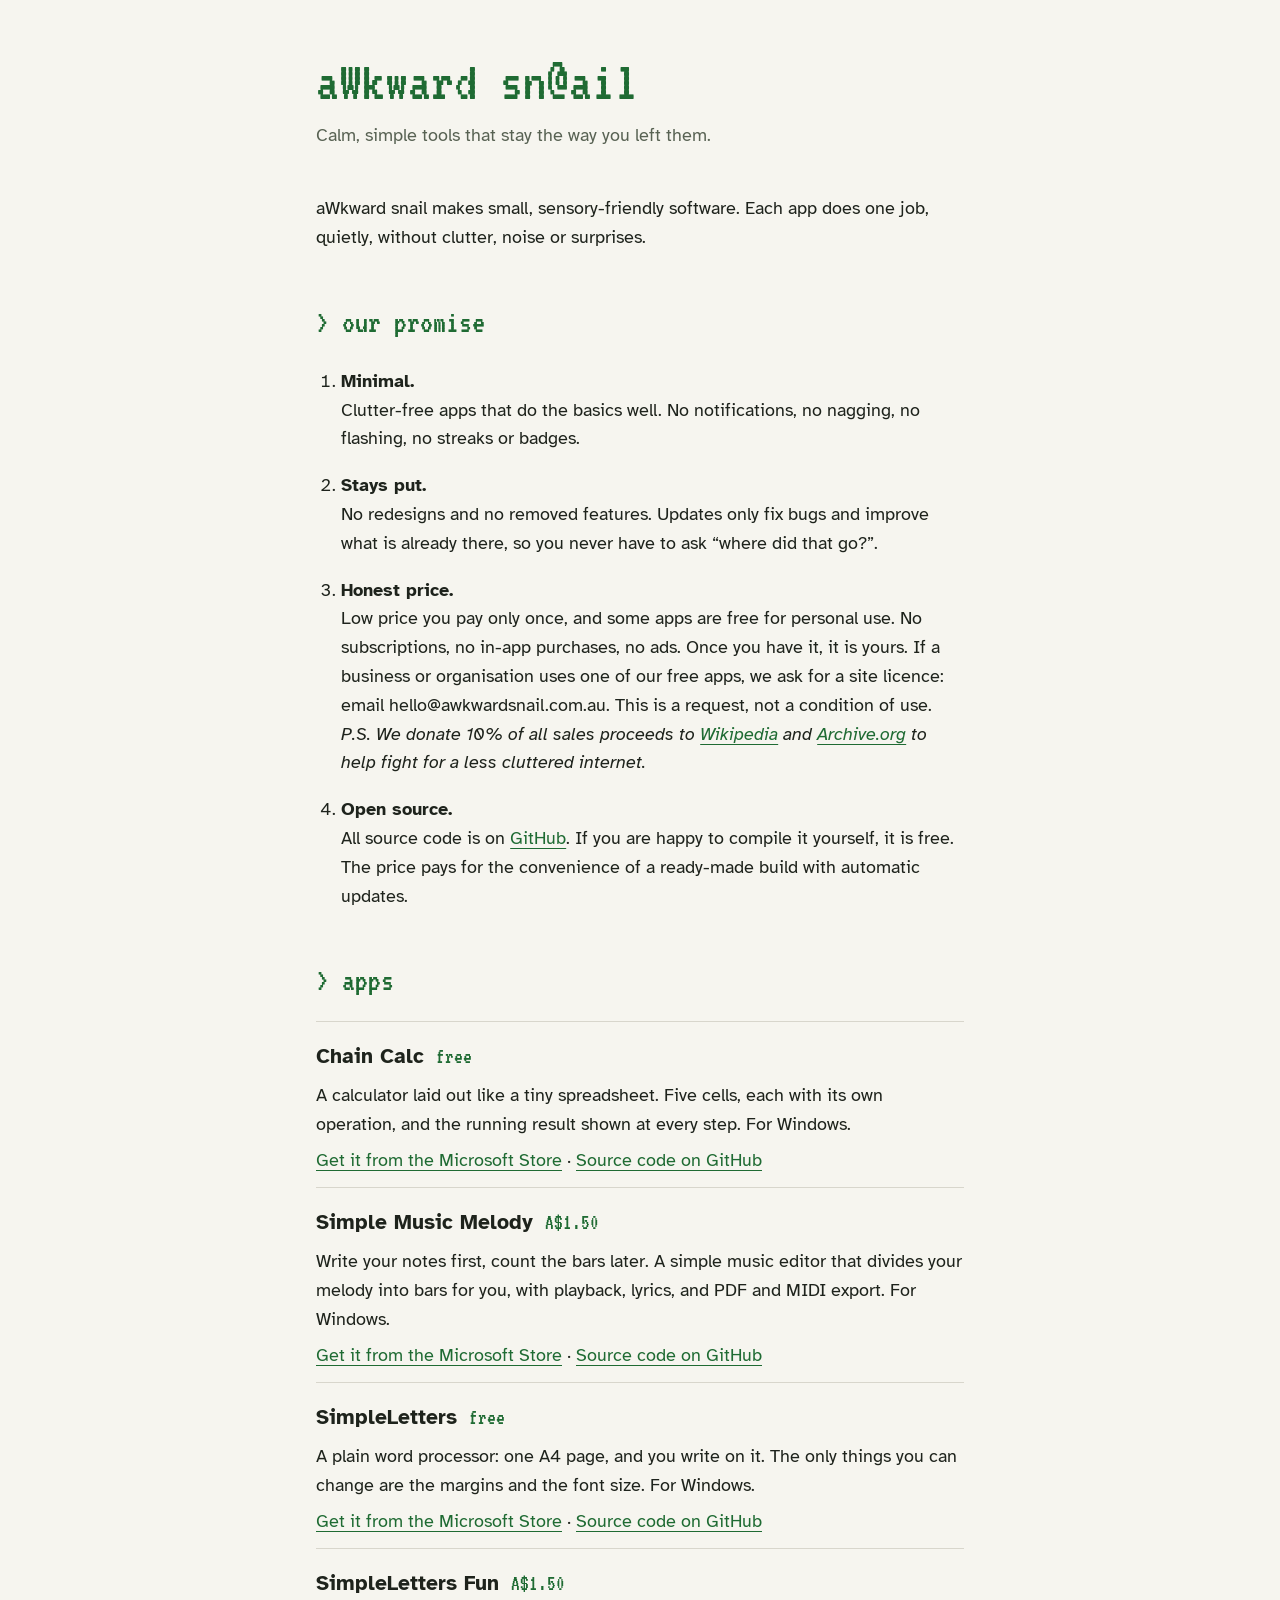
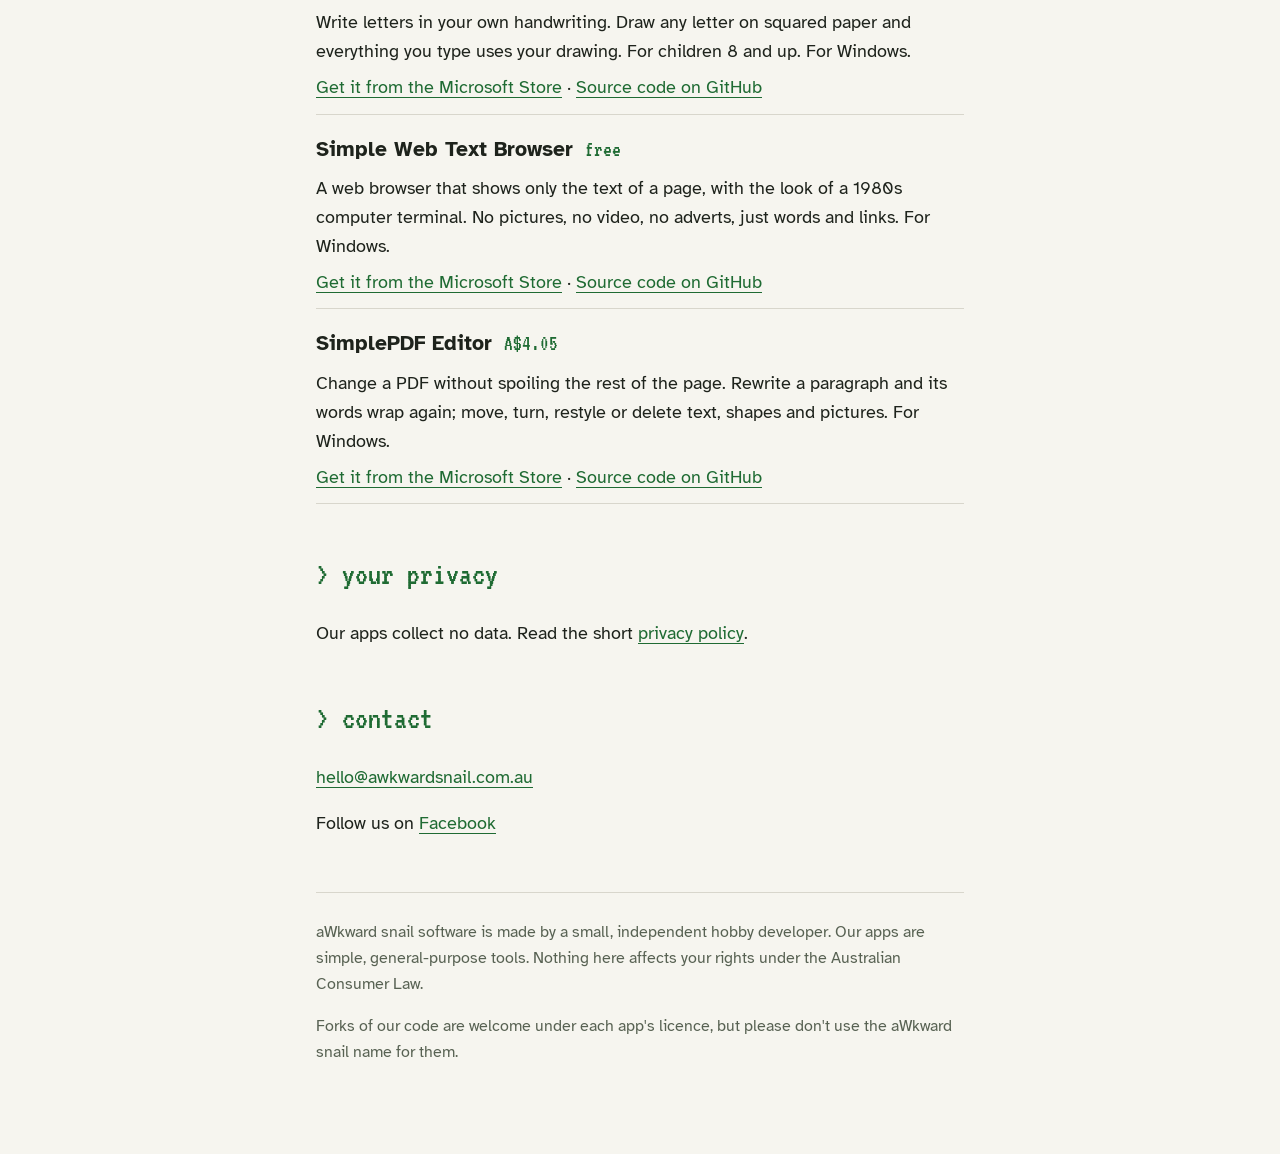
<file: index.html>
<!doctype html>
<html lang="en-AU">
<head>
  <meta charset="utf-8">
  <meta name="viewport" content="width=device-width, initial-scale=1">
  <title>aWkward snail</title>
  <meta name="description" content="Calm, simple software that stays the way you left them. Low price you pay only once (some apps free for personal use), open source.">
  <link rel="preconnect" href="https://fonts.googleapis.com">
  <link rel="preconnect" href="https://fonts.gstatic.com" crossorigin>
  <link href="https://fonts.googleapis.com/css2?family=Atkinson+Hyperlegible:wght@400;700&family=VT323&display=swap" rel="stylesheet">
  <link rel="icon" href="/favicon.ico" sizes="any">
  <link rel="icon" type="image/png" sizes="32x32" href="/favicon-32.png">
  <link rel="apple-touch-icon" href="/apple-touch-icon.png">
  <meta name="theme-color" content="#0d0f0c">
  <link rel="stylesheet" href="style.css">
</head>
<body>
<main>
  <header>
    <h1 class="wordmark">aWkward sn@ail</h1>
    <p class="tagline">Calm, simple tools that stay the way you left them.</p>
  </header>

  <p>aWkward snail makes small, sensory-friendly software. Each app does one
  job, quietly, without clutter, noise or surprises.</p>

  <h2>&gt; our promise</h2>
  <ol class="promise">
    <li><strong>Minimal.</strong>
      Clutter-free apps that do the basics well. No notifications, no nagging,
      no flashing, no streaks or badges.</li>
    <li><strong>Stays put.</strong>
      No redesigns and no removed features. Updates only fix bugs and improve
      what is already there, so you never have to ask
      “where did that go?”.</li>
    <li><strong>Honest price.</strong>
      Low price you pay only once, and some apps are free for personal use. No
      subscriptions, no in-app purchases, no ads. Once you have it, it is yours.
      If a business or organisation uses one of our free apps, we ask for a
      site licence: email hello@awkwardsnail.com.au. This is a request, not a
      condition of use.
      <br><em>P.S. We donate 10% of all sales proceeds to
      <a href="https://wikipedia.org">Wikipedia</a> and
      <a href="https://archive.org">Archive.org</a> to help fight for a less
      cluttered internet.</em></li>
    <li><strong>Open source.</strong>
      All source code is on <a href="https://github.com/awkwardsnail">GitHub</a>.
      If you are happy to compile it yourself, it is free. The price pays for
      the convenience of a ready-made build with automatic updates.</li>
  </ol>

  <h2>&gt; apps</h2>
  <ul class="apps">
    <li>
      <strong>Chain Calc</strong> <span class="price">free</span>
      <p>A calculator laid out like a tiny spreadsheet. Five cells, each with
      its own operation, and the running result shown at every step.
      For Windows.</p>
      <p><a href="https://apps.microsoft.com/detail/9NS3M6ZN477C">Get it from the Microsoft Store</a> ·
      <a href="https://github.com/AwkwardSnail/ChainCalculator">Source code on GitHub</a></p>
    </li>
    <li>
      <strong>Simple Music Melody</strong> <span class="price">A$1.50</span>
      <p>Write your notes first, count the bars later. A simple music editor
      that divides your melody into bars for you, with playback, lyrics, and
      PDF and MIDI export. For Windows.</p>
      <p><a href="https://apps.microsoft.com/detail/9PGSX2ZGBBPG">Get it from the Microsoft Store</a> ·
      <a href="https://github.com/AwkwardSnail/SimpleMusic">Source code on GitHub</a></p>
    </li>
    <li>
      <strong>SimpleLetters</strong> <span class="price">free</span>
      <p>A plain word processor: one A4 page, and you write on it. The only
      things you can change are the margins and the font size. For Windows.</p>
      <p><a href="https://apps.microsoft.com/detail/9PGWL7R7W6P1">Get it from the Microsoft Store</a> ·
      <a href="https://github.com/AwkwardSnail/SimpleLetters">Source code on GitHub</a></p>
    </li>
    <li>
      <strong>SimpleLetters Fun</strong> <span class="price">A$1.50</span>
      <p>Write letters in your own handwriting. Draw any letter on squared
      paper and everything you type uses your drawing. For children 8 and up.
      For Windows.</p>
      <p><a href="https://apps.microsoft.com/detail/9N6SR02K0G0W">Get it from the Microsoft Store</a> ·
      <a href="https://github.com/AwkwardSnail/SimpleFunLetters">Source code on GitHub</a></p>
    </li>
    <li>
      <strong>Simple Web Text Browser</strong> <span class="price">free</span>
      <p>A web browser that shows only the text of a page, with the look of a
      1980s computer terminal. No pictures, no video, no adverts, just words
      and links. For Windows.</p>
      <p><a href="https://apps.microsoft.com/detail/9MVZ3GBZG15T">Get it from the Microsoft Store</a> ·
      <a href="https://github.com/AwkwardSnail/TextBrowser">Source code on GitHub</a></p>
    </li>
    <li>
      <strong>SimplePDF Editor</strong> <span class="price">A$4.05</span>
      <p>Change a PDF without spoiling the rest of the page. Rewrite a
      paragraph and its words wrap again; move, turn, restyle or delete text,
      shapes and pictures. For Windows.</p>
      <p><a href="https://apps.microsoft.com/detail/9P11J3R4HXNP">Get it from the Microsoft Store</a> ·
      <a href="https://github.com/AwkwardSnail/SimplePDFEditor">Source code on GitHub</a></p>
    </li>
  </ul>

  <h2>&gt; your privacy</h2>
  <p>Our apps collect no data. Read the short <a href="privacy.html">privacy
  policy</a>.</p>

  <h2>&gt; contact</h2>
  <p><a href="mailto:hello@awkwardsnail.com.au">hello@awkwardsnail.com.au</a></p>
  <p>Follow us on <a href="https://www.facebook.com/profile.php?id=61596796441449">Facebook</a></p>

  <hr>
  <footer>
    <p>aWkward snail software is made by a small, independent hobby developer.
    Our apps are simple, general-purpose tools. Nothing here affects your rights
    under the Australian Consumer Law.</p>
    <p>Forks of our code are welcome under each app's licence, but please don't
    use the aWkward snail name for them.</p>
  </footer>
</main>
</body>
</html>
</file>
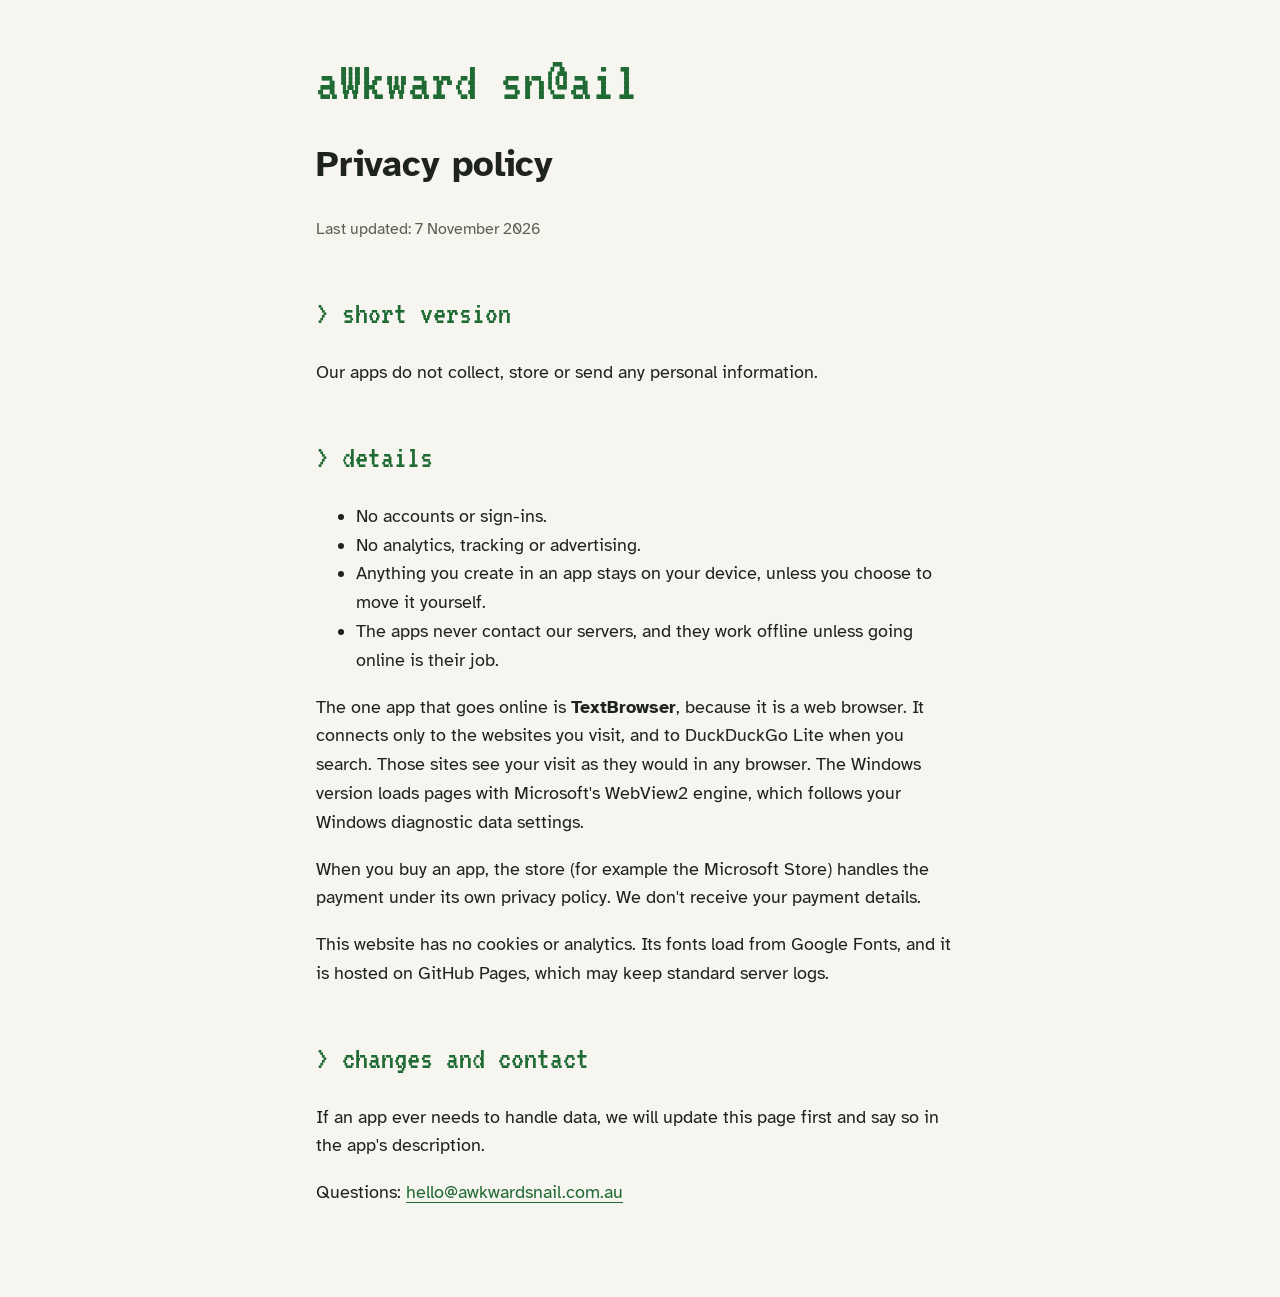
<file: privacy.html>
<!doctype html>
<html lang="en-AU">
<head>
  <meta charset="utf-8">
  <meta name="viewport" content="width=device-width, initial-scale=1">
  <title>Privacy · aWkward snail</title>
  <link rel="preconnect" href="https://fonts.googleapis.com">
  <link rel="preconnect" href="https://fonts.gstatic.com" crossorigin>
  <link href="https://fonts.googleapis.com/css2?family=Atkinson+Hyperlegible:wght@400;700&family=VT323&display=swap" rel="stylesheet">
  <link rel="icon" href="/favicon.ico" sizes="any">
  <link rel="icon" type="image/png" sizes="32x32" href="/favicon-32.png">
  <link rel="apple-touch-icon" href="/apple-touch-icon.png">
  <meta name="theme-color" content="#0d0f0c">
  <link rel="stylesheet" href="style.css">
</head>
<body>
<main>
  <header>
    <p class="wordmark"><a href="/">aWkward sn@ail</a></p>
  </header>

  <h1>Privacy policy</h1>
  <p class="small">Last updated: 7 November 2026</p>

  <h2>&gt; short version</h2>
  <p>Our apps do not collect, store or send any personal information.</p>

  <h2>&gt; details</h2>
  <ul>
    <li>No accounts or sign-ins.</li>
    <li>No analytics, tracking or advertising.</li>
    <li>Anything you create in an app stays on your device, unless you choose
    to move it yourself.</li>
    <li>The apps never contact our servers, and they work offline unless going
    online is their job.</li>
  </ul>
  <p>The one app that goes online is <strong>TextBrowser</strong>, because it is
  a web browser. It connects only to the websites you visit, and to DuckDuckGo
  Lite when you search. Those sites see your visit as they would in any browser.
  The Windows version loads pages with Microsoft's WebView2 engine, which follows
  your Windows diagnostic data settings.</p>
  <p>When you buy an app, the store (for example the Microsoft Store) handles
  the payment under its own privacy policy. We don't receive your payment
  details.</p>

  <p>This website has no cookies or analytics. Its fonts load from Google Fonts,
  and it is hosted on GitHub Pages, which may keep standard server logs.</p>

  <h2>&gt; changes and contact</h2>
  <p>If an app ever needs to handle data, we will update this page first and
  say so in the app's description.</p>
  <p>Questions: <a href="mailto:hello@awkwardsnail.com.au">hello@awkwardsnail.com.au</a></p>
</main>
</body>
</html>
</file>
<file: style.css>
/* Awkward sn@ail — calm, plain, readable */

:root {
  --bg: #0d0f0c;
  --text: #d8e2d2;
  --muted: #93a08c;
  --accent: #7bd88f;      /* phosphor green */
  --rule: #2a3227;
  --mono: "VT323", ui-monospace, "Courier New", monospace;
  --body: "Atkinson Hyperlegible", system-ui, sans-serif;
}

@media (prefers-color-scheme: light) {
  :root {
    --bg: #f6f5ef;
    --text: #1e231c;
    --muted: #586253;
    --accent: #1f6b33;
    --rule: #d8d6cc;
  }
}

@media (prefers-contrast: more) {
  :root { --muted: var(--text); }
}

* { box-sizing: border-box; }

html { font-size: 112.5%; }

body {
  margin: 0;
  background: var(--bg);
  color: var(--text);
  font-family: var(--body);
  line-height: 1.6;
}

main {
  max-width: 38rem;
  margin: 0 auto;
  padding: 3rem 1rem 4rem;
}

a { color: var(--accent); text-underline-offset: 0.2em; }
a:focus-visible { outline: 2px solid var(--accent); outline-offset: 3px; }

.wordmark {
  font-family: var(--mono);
  font-weight: normal;
  font-size: 3.2rem;
  line-height: 1;
  margin: 0 0 0.5rem;
  color: var(--accent);
}
.wordmark a { color: inherit; text-decoration: none; }

.tagline { color: var(--muted); margin: 0 0 2.5rem; }

h2 {
  font-family: var(--mono);
  font-weight: normal;
  font-size: 1.8rem;
  color: var(--accent);
  margin: 2.5rem 0 0.75rem;
}

ol.promise { padding-left: 1.4rem; }
ol.promise li { margin-bottom: 1rem; }
ol.promise strong { display: block; }

ul.apps { list-style: none; padding: 0; margin: 0; }
ul.apps li { border-top: 1px solid var(--rule); padding: 1rem 0 0.25rem; }
ul.apps li:last-child { border-bottom: 1px solid var(--rule); }
ul.apps strong { font-size: 1.15rem; }
ul.apps p { margin: 0.4rem 0; }
.price { font-family: var(--mono); font-size: 1.2rem; color: var(--accent); margin-left: 0.4rem; }

hr { border: 0; border-top: 1px solid var(--rule); margin: 3rem 0 1.5rem; }

footer, .small { color: var(--muted); font-size: 0.9rem; }

/* No animation anywhere; this just guards against anything added later. */
@media (prefers-reduced-motion: reduce) {
  * { animation: none !important; transition: none !important; }
}
</file>
